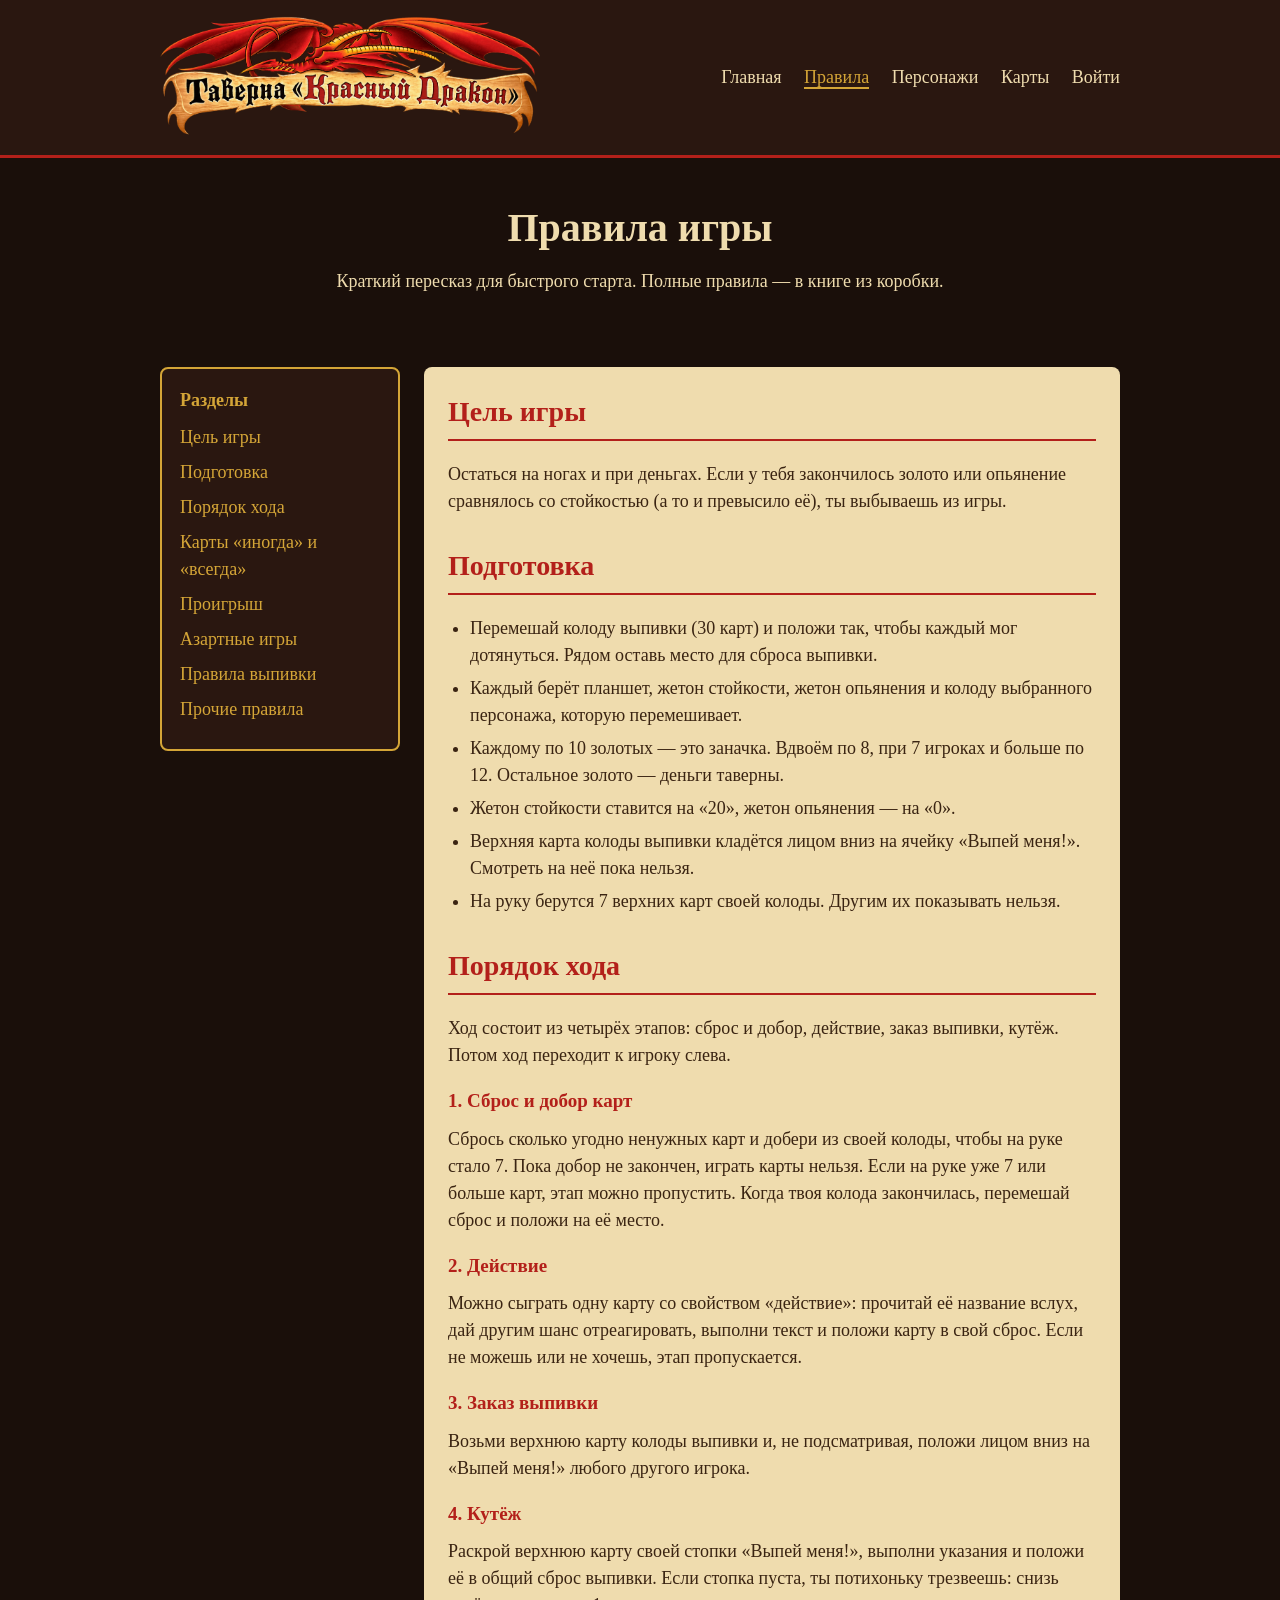
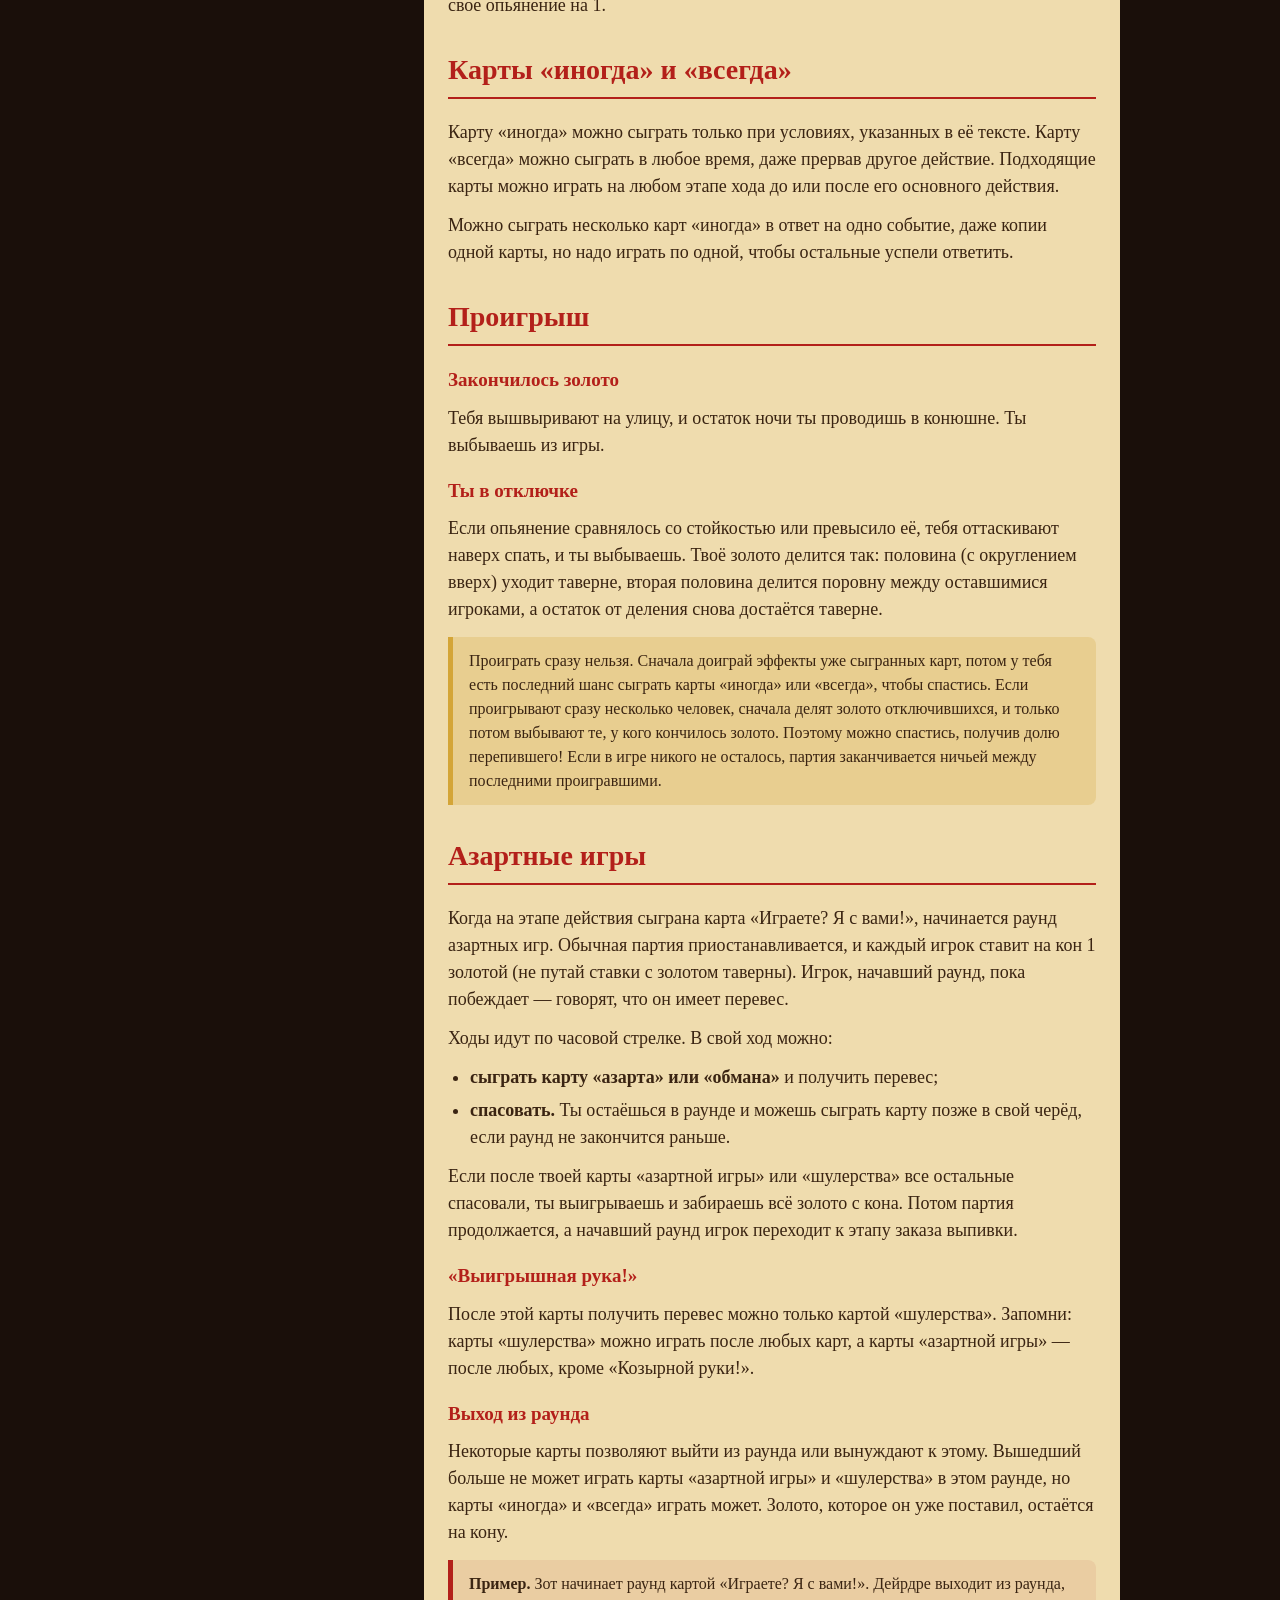
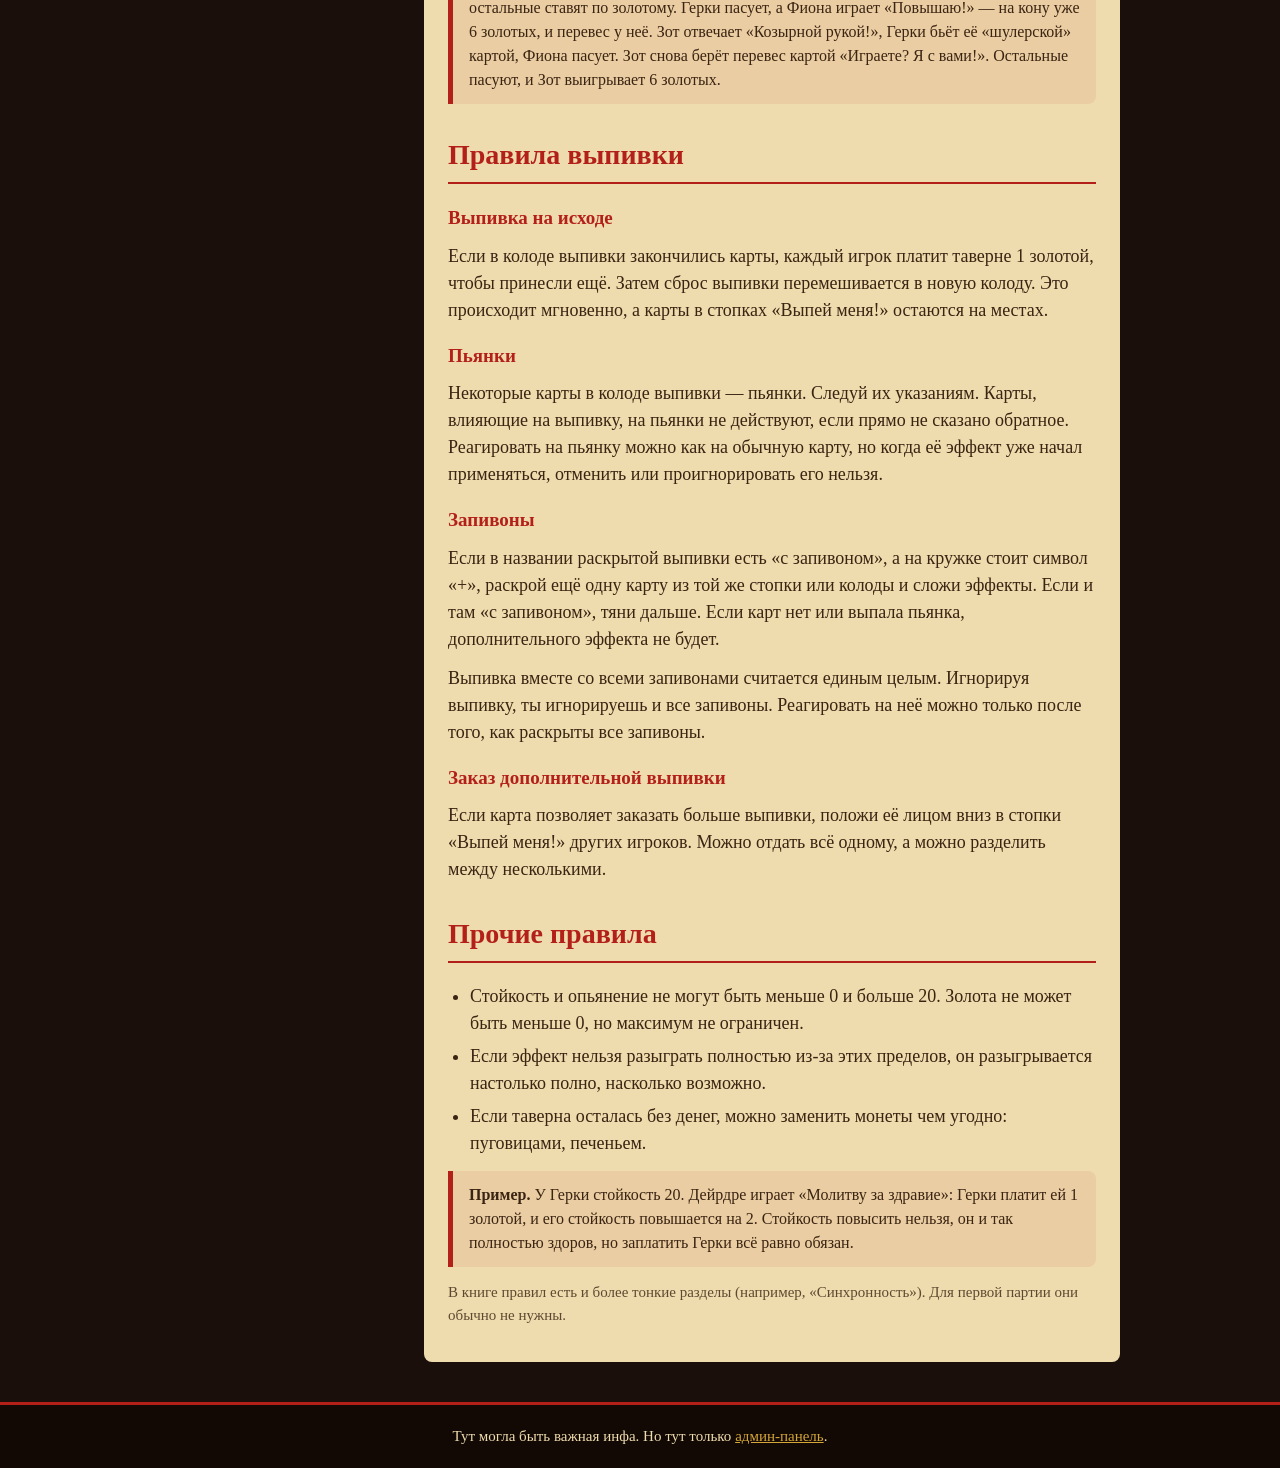
<file: MyHttpServer/static/rules.html>
<!DOCTYPE html>
<html lang="ru">
<head>
  <meta charset="UTF-8">
  <meta name="viewport" content="width=device-width, initial-scale=1">
  <title>Правила — Таверна «Красный Дракон»</title>
  <link rel="stylesheet" href="style.css">
</head>
<body>

  <header class="header">
    <div class="container header-inner">
        <a class="logo" href="/"><img src="RedDragonLogo.png"></a>
      <nav class="menu">
        <a href="/">Главная</a>
        <a href="/rules" class="active">Правила</a>
        <a href="/characters">Персонажи</a>
        <a href="/cards">Карты</a>
        <a href="/login">Войти</a>
      </nav>
    </div>
  </header>

  <main class="container">

    <section class="page-head">
      <h1>Правила игры</h1>
      <p>Краткий пересказ для быстрого старта. Полные правила — в книге из коробки.</p>
    </section>
    <div class="rules-layout">

      <aside class="toc">
        <h3>Разделы</h3>
        <ul>
          <li><a href="#goal">Цель игры</a></li>
          <li><a href="#setup">Подготовка</a></li>
          <li><a href="#turn">Порядок хода</a></li>
          <li><a href="#sometimes">Карты «иногда» и «всегда»</a></li>
          <li><a href="#loss">Проигрыш</a></li>
          <li><a href="#gambling">Азартные игры</a></li>
          <li><a href="#drinks">Правила выпивки</a></li>
          <li><a href="#other">Прочие правила</a></li>
        </ul>
      </aside>
        
      <article class="rules block">

        <section id="goal">
          <h2>Цель игры</h2>
          <p>Остаться на ногах и при деньгах. Если у тебя закончилось золото или опьянение сравнялось со стойкостью (а то и превысило её), ты выбываешь из игры.</p>
        </section>

        <section id="setup">
          <h2>Подготовка</h2>
          <ul>
            <li>Перемешай колоду выпивки (30 карт) и положи так, чтобы каждый мог дотянуться. Рядом оставь место для сброса выпивки.</li>
            <li>Каждый берёт планшет, жетон стойкости, жетон опьянения и колоду выбранного персонажа, которую перемешивает.</li>
            <li>Каждому по 10 золотых — это заначка. Вдвоём по 8, при 7 игроках и больше по 12. Остальное золото — деньги таверны.</li>
            <li>Жетон стойкости ставится на «20», жетон опьянения — на «0».</li>
            <li>Верхняя карта колоды выпивки кладётся лицом вниз на ячейку «Выпей меня!». Смотреть на неё пока нельзя.</li>
            <li>На руку берутся 7 верхних карт своей колоды. Другим их показывать нельзя.</li>
          </ul>
        </section>

        <section id="turn">
          <h2>Порядок хода</h2>
          <p>Ход состоит из четырёх этапов: сброс и добор, действие, заказ выпивки, кутёж. Потом ход переходит к игроку слева.</p>

          <h3>1. Сброс и добор карт</h3>
          <p>Сбрось сколько угодно ненужных карт и добери из своей колоды, чтобы на руке стало 7. Пока добор не закончен, играть карты нельзя. Если на руке уже 7 или больше карт, этап можно пропустить. Когда твоя колода закончилась, перемешай сброс и положи на её место.</p>

          <h3>2. Действие</h3>
          <p>Можно сыграть одну карту со свойством «действие»: прочитай её название вслух, дай другим шанс отреагировать, выполни текст и положи карту в свой сброс. Если не можешь или не хочешь, этап пропускается.</p>

          <h3>3. Заказ выпивки</h3>
          <p>Возьми верхнюю карту колоды выпивки и, не подсматривая, положи лицом вниз на «Выпей меня!» любого другого игрока.</p>

          <h3>4. Кутёж</h3>
          <p>Раскрой верхнюю карту своей стопки «Выпей меня!», выполни указания и положи её в общий сброс выпивки. Если стопка пуста, ты потихоньку трезвеешь: снизь своё опьянение на 1.</p>
        </section>

        <section id="sometimes">
          <h2>Карты «иногда» и «всегда»</h2>
          <p>Карту «иногда» можно сыграть только при условиях, указанных в её тексте. Карту «всегда» можно сыграть в любое время, даже прервав другое действие. Подходящие карты можно играть на любом этапе хода до или после его основного действия.</p>
          <p>Можно сыграть несколько карт «иногда» в ответ на одно событие, даже копии одной карты, но надо играть по одной, чтобы остальные успели ответить.</p>
        </section>

        <section id="loss">
          <h2>Проигрыш</h2>

          <h3>Закончилось золото</h3>
          <p>Тебя вышвыривают на улицу, и остаток ночи ты проводишь в конюшне. Ты выбываешь из игры.</p>

          <h3>Ты в отключке</h3>
          <p>Если опьянение сравнялось со стойкостью или превысило её, тебя оттаскивают наверх спать, и ты выбываешь. Твоё золото делится так: половина (с округлением вверх) уходит таверне, вторая половина делится поровну между оставшимися игроками, а остаток от деления снова достаётся таверне.</p>

          <div class="note">
            Проиграть сразу нельзя. Сначала доиграй эффекты уже сыгранных карт, потом у тебя есть последний шанс сыграть карты «иногда» или «всегда», чтобы спастись. Если проигрывают сразу несколько человек, сначала делят золото отключившихся, и только потом выбывают те, у кого кончилось золото. Поэтому можно спастись, получив долю перепившего! Если в игре никого не осталось, партия заканчивается ничьей между последними проигравшими.
          </div>
        </section>

        <section id="gambling">
          <h2>Азартные игры</h2>
          <p>Когда на этапе действия сыграна карта «Играете? Я с вами!», начинается раунд азартных игр. Обычная партия приостанавливается, и каждый игрок ставит на кон 1 золотой (не путай ставки с золотом таверны). Игрок, начавший раунд, пока побеждает — говорят, что он имеет перевес.</p>
          <p>Ходы идут по часовой стрелке. В свой ход можно:</p>
          <ul>
            <li><b>сыграть карту «азарта» или «обмана»</b> и получить перевес;</li>
            <li><b>спасовать.</b> Ты остаёшься в раунде и можешь сыграть карту позже в свой черёд, если раунд не закончится раньше.</li>
          </ul>
          <p>Если после твоей карты «азартной игры» или «шулерства» все остальные спасовали, ты выигрываешь и забираешь всё золото с кона. Потом партия продолжается, а начавший раунд игрок переходит к этапу заказа выпивки.</p>

          <h3>«Выигрышная рука!»</h3>
          <p>После этой карты получить перевес можно только картой «шулерства». Запомни: карты «шулерства» можно играть после любых карт, а карты «азартной игры» — после любых, кроме «Козырной руки!».</p>

          <h3>Выход из раунда</h3>
          <p>Некоторые карты позволяют выйти из раунда или вынуждают к этому. Вышедший больше не может играть карты «азартной игры» и «шулерства» в этом раунде, но карты «иногда» и «всегда» играть может. Золото, которое он уже поставил, остаётся на кону.</p>

          <div class="example">
            <b>Пример.</b> Зот начинает раунд картой «Играете? Я с вами!». Дейрдре выходит из раунда, остальные ставят по золотому. Герки пасует, а Фиона играет «Повышаю!» — на кону уже 6 золотых, и перевес у неё. Зот отвечает «Козырной рукой!», Герки бьёт её «шулерской» картой, Фиона пасует. Зот снова берёт перевес картой «Играете? Я с вами!». Остальные пасуют, и Зот выигрывает 6 золотых.
          </div>
        </section>

        <section id="drinks">
          <h2>Правила выпивки</h2>

          <h3>Выпивка на исходе</h3>
          <p>Если в колоде выпивки закончились карты, каждый игрок платит таверне 1 золотой, чтобы принесли ещё. Затем сброс выпивки перемешивается в новую колоду. Это происходит мгновенно, а карты в стопках «Выпей меня!» остаются на местах.</p>

          <h3>Пьянки</h3>
          <p>Некоторые карты в колоде выпивки — пьянки. Следуй их указаниям. Карты, влияющие на выпивку, на пьянки не действуют, если прямо не сказано обратное. Реагировать на пьянку можно как на обычную карту, но когда её эффект уже начал применяться, отменить или проигнорировать его нельзя.</p>

          <h3>Запивоны</h3>
          <p>Если в названии раскрытой выпивки есть «с запивоном», а на кружке стоит символ «+», раскрой ещё одну карту из той же стопки или колоды и сложи эффекты. Если и там «с запивоном», тяни дальше. Если карт нет или выпала пьянка, дополнительного эффекта не будет.</p>
          <p>Выпивка вместе со всеми запивонами считается единым целым. Игнорируя выпивку, ты игнорируешь и все запивоны. Реагировать на неё можно только после того, как раскрыты все запивоны.</p>

          <h3>Заказ дополнительной выпивки</h3>
          <p>Если карта позволяет заказать больше выпивки, положи её лицом вниз в стопки «Выпей меня!» других игроков. Можно отдать всё одному, а можно разделить между несколькими.</p>
        </section>

        <section id="other">
          <h2>Прочие правила</h2>
          <ul>
            <li>Стойкость и опьянение не могут быть меньше 0 и больше 20. Золота не может быть меньше 0, но максимум не ограничен.</li>
            <li>Если эффект нельзя разыграть полностью из-за этих пределов, он разыгрывается настолько полно, насколько возможно.</li>
            <li>Если таверна осталась без денег, можно заменить монеты чем угодно: пуговицами, печеньем.</li>
          </ul>

          <div class="example">
            <b>Пример.</b> У Герки стойкость 20. Дейрдре играет «Молитву за здравие»: Герки платит ей 1 золотой, и его стойкость повышается на 2. Стойкость повысить нельзя, он и так полностью здоров, но заплатить Герки всё равно обязан.
          </div>

          <p class="small">В книге правил есть и более тонкие разделы (например, «Синхронность»). Для первой партии они обычно не нужны.</p>
        </section>

      </article>
    </div>
  </main>

  <footer class="footer">
    <div class="container">
        <p>Тут могла быть важная инфа. Но тут только <a href="/admin">админ-панель</a>.</p>
    </div>
  </footer>

</body>
</html>
</file>
<file: MyHttpServer/static/style.css>
:root {
  --dark: #1a0f0a;
  --paper: #efdcae;
  --red: #b3201a;
  --gold: #d4a537;
  --text: #3a2412;
}

* {
  box-sizing: border-box; 
}

body {
  margin: 0;
  font-family: Georgia, serif;
  font-size: 18px;
  line-height: 1.5;
  background: var(--dark);
  color: var(--paper);
}

h1, h2, h3 { margin: 0 0 10px; }
p { margin: 0 0 12px; }
a { color: var(--gold); }

.container {
  max-width: 1000px;
  margin: 0 auto;
  padding: 0 20px;
}

.header {
  background: #2a1710;
  border-bottom: 3px solid var(--red);
}

.header-inner {
  display: flex;
  justify-content: space-between;
  align-items: center;
  padding-top: 14px;
  padding-bottom: 14px;
}

.logo {
    display: block;
    flex-shrink: 0;
}

.logo img {
    display: block;
    width: 380px;
    max-width: 100%;
    height: auto;
}

.menu a {
  margin-left: 18px;
  color: var(--paper);
  text-decoration: none;
}

.menu a:hover,
.menu a.active {
  color: var(--gold);
  border-bottom: 2px solid var(--gold);
}

.hero {
  text-align: center;
  padding: 60px 0;
}

.hero h1 {
  font-size: 44px;
  color: var(--paper);
}

.button {
  display: inline-block;
  padding: 10px 24px;
  background: var(--red);
  color: white;
  text-decoration: none;
  border-radius: 6px;
}

.button:hover {
  background: #d8392f;
}

main section {
  margin-bottom: 40px;
}

h2 {
  font-size: 28px;
  padding-bottom: 6px;
  border-bottom: 2px solid var(--red); 
  margin-bottom: 20px;
}

.block {
  background: var(--paper);
  color: var(--text);
  padding: 24px;
  border-radius: 8px;
}

.block h2 {
  color: var(--red);
}

.grid {
  display: grid;
  grid-template-columns: repeat(4, 1fr);  
  gap: 20px;                              
}

.card {
  background: var(--paper);
  color: var(--text);
  padding: 18px;
  border-radius: 8px;
}

.card h3 {
  color: var(--red);
  font-size: 20px;
}

.card p {
  font-size: 16px;
}

.card a {
  color: var(--red);
}


.page-head {
  text-align: center;
  padding: 40px 0 20px;
}

.page-head h1 { font-size: 40px; }

.grid-2 { grid-template-columns: repeat(2, 1fr); }

.character {
  background: var(--paper);
  color: var(--text);
  padding: 22px;
  border-radius: 8px;
}

.character h3 {
  margin: 0;
  color: var(--red);
  font-size: 22px;
}

.character a { color: var(--red); }

.character-head {
  display: flex;
  align-items: center;
  gap: 16px;
  margin-bottom: 14px;
}

.portrait {
  width: 64px;
  height: 64px;
  flex-shrink: 0;               
  display: flex;
  align-items: center;
  justify-content: center;
  font-size: 32px;
  background: var(--red);
  border: 3px solid var(--gold);
  border-radius: 50%;          
}

.portrait-image {
    width: 100%;
    height: 100%;
    object-fit: cover;
    display: block;
    border-radius: inherit;
}



.character-page {
    margin-top: 20px;
}

.character-hero {
    display: grid;
    grid-template-columns: 360px 1fr;
    align-items: center;
    gap: 30px;
    margin-bottom: 24px;
}

.character-portrait {
    width: 100%;
    height: auto;
    display: block;

    border: 3px solid var(--gold);
    border-radius: 8px;
    box-sizing: border-box;
}

.character-info h1 {
    font-size: 36px;
    color: var(--red);
    margin-bottom: 8px;
}

.character-info .role {
    font-size: 18px;
}

.lead {
    font-size: 18px;
    margin-bottom: 24px;
}

.role {
  font-style: italic;
  font-size: 15px;
  opacity: 0.8;
}

.pros-cons {
  display: grid;
  grid-template-columns: 1fr 1fr;
  gap: 12px;
  margin-bottom: 14px;
  font-size: 15px;
}

.pros, .cons {
  padding: 10px 12px;
  background: rgba(0, 0, 0, 0.06);
  border-left: 4px solid;
}

.pros { border-color: #3f7a3a; }
.cons { border-color: var(--red); }

.pros b, .cons b { display: block; }  

.stats {
  display: flex;
  gap: 20px;
  margin: 0 0 14px;
  padding: 0;
  list-style: none;
  font-weight: bold;
  font-size: 15px;
}


.rules-layout {
  display: grid;
  grid-template-columns: 240px 1fr;
  gap: 24px;
  align-items: start;          
}

.toc {
  position: sticky;
  top: 20px;
  padding: 18px;
  background: #2a1710;
  border: 2px solid var(--gold);
  border-radius: 8px;
}

.toc h3 { font-size: 18px; color: var(--gold); }

.toc ul {
  margin: 0;
  padding: 0;
  list-style: none;
}

.toc li { margin-bottom: 8px; }
.toc a { text-decoration: none; }
.toc a:hover { text-decoration: underline; }

.rules section { margin-bottom: 30px; }
.rules section:last-child { margin-bottom: 0; }
.rules h3 { color: var(--red); font-size: 19px; margin-top: 18px; }
.rules ul { margin: 0 0 12px; padding-left: 22px; }
.rules li { margin-bottom: 6px; }
.rules .small { font-size: 15px; opacity: 0.8; }

.note, .example {
  margin: 14px 0;
  padding: 12px 16px;
  font-size: 16px;
  border-radius: 0 8px 8px 0;
}

.note {
  background: rgba(212, 165, 55, 0.25);
  border-left: 5px solid var(--gold);
}

.example {
  background: rgba(179, 32, 26, 0.08);
  border-left: 5px solid var(--red);
}


.footer {
  margin-top: 40px;
  padding: 20px 0;
  text-align: center;
  font-size: 15px;
  border-top: 3px solid var(--red);
  background: #120904;
}

.footer p { margin: 0; }

@media (max-width: 800px) {
  .grid, .grid-2 { grid-template-columns: repeat(2, 1fr); }
  .header-inner { flex-direction: column; gap: 10px; }
  .rules-layout { grid-template-columns: 1fr; } 
  .toc { position: static; }
}

@media (max-width: 500px) {
  .grid, .grid-2 { grid-template-columns: 1fr; }
  .pros-cons { grid-template-columns: 1fr; }
  .hero h1 { font-size: 32px; }
}
</file>
